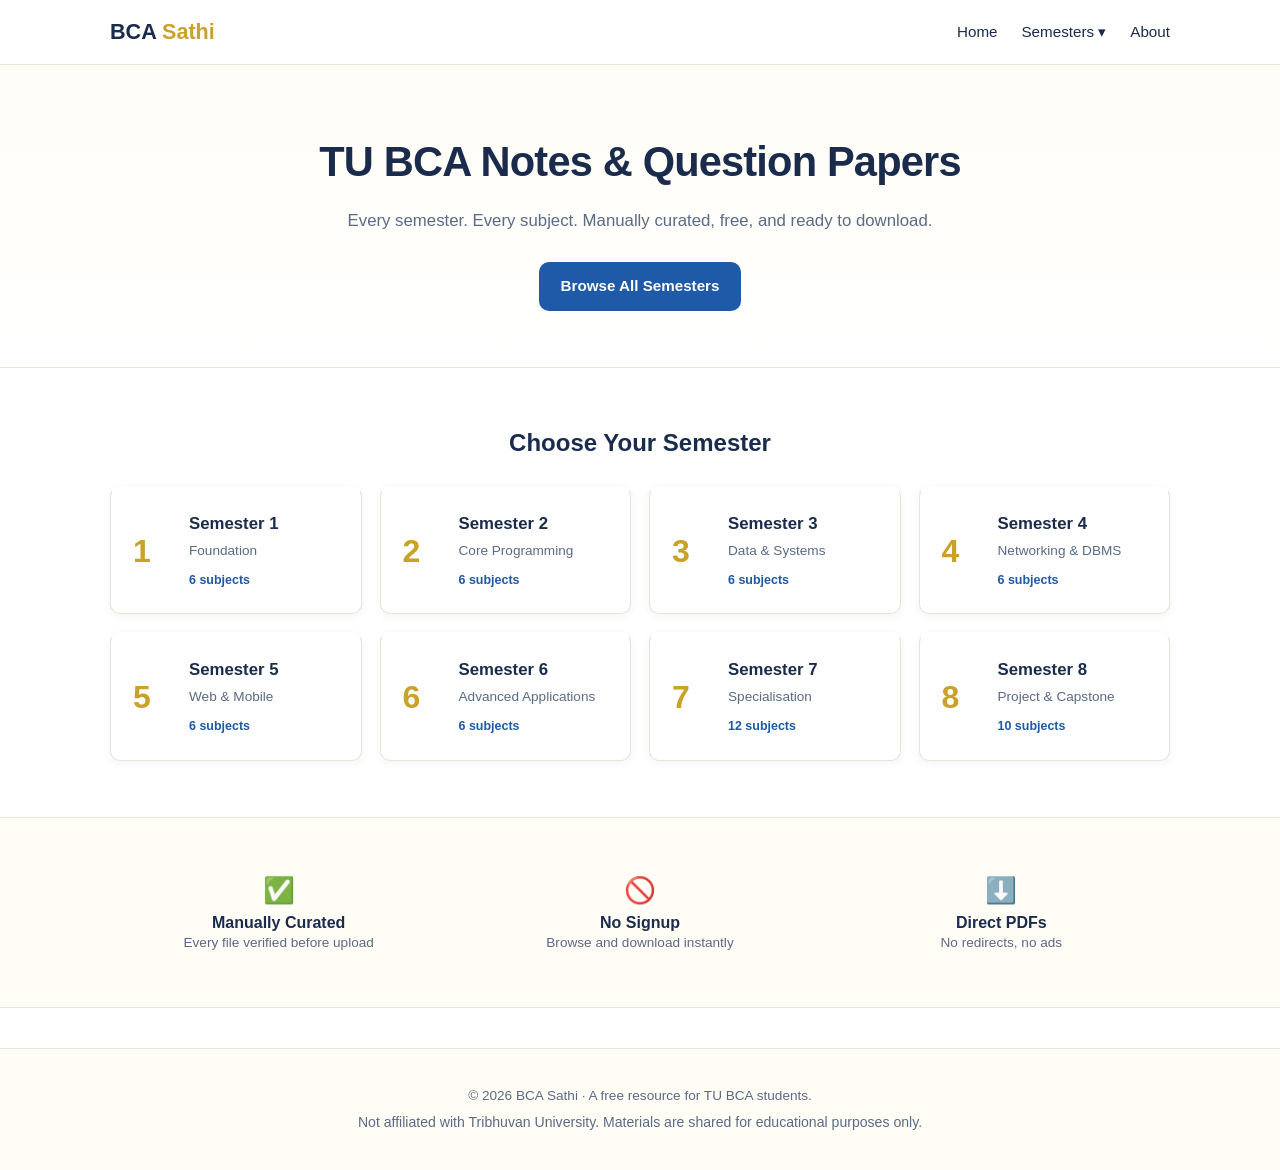
<file: index.html>
<!DOCTYPE html>
<html lang="en">
<head>
  <meta charset="UTF-8">
  <meta name="viewport" content="width=device-width, initial-scale=1.0">
  <title>BCA Sathi — TU BCA Notes & Question Papers</title>
  <meta name="description" content="Manually curated TU BCA notes, past question papers, and syllabus. Semester-wise. Free downloads. No signup.">
  <link rel="stylesheet" href="css/style.css">
</head>
<body data-page="home">

  <header class="site-header">
    <div class="container header-inner">
      <a href="index.html" class="logo">BCA <span>Sathi</span></a>
      <nav class="nav">
        <a href="index.html">Home</a>
        <div class="dropdown">
          <button class="dropbtn">Semesters ▾</button>
          <div class="dropdown-content" id="semesterDropdown"></div>
        </div>
        <a href="#about">About</a>
      </nav>
    </div>
  </header>

  <main>
    <section class="hero">
      <div class="container">
        <h1>TU BCA Notes & Question Papers</h1>
        <p class="subhead">Every semester. Every subject. Manually curated, free, and ready to download.</p>
        <a href="#semesters" class="btn btn-primary">Browse All Semesters</a>
      </div>
    </section>

    <section id="semesters" class="section">
      <div class="container">
        <h2>Choose Your Semester</h2>
        <div class="grid-semesters" id="semesterGrid"></div>
      </div>
    </section>

    <section id="about" class="section trust-strip">
      <div class="container">
        <div class="trust-row">
          <div class="trust-item">✅ <strong>Manually Curated</strong><span>Every file verified before upload</span></div>
          <div class="trust-item">🚫 <strong>No Signup</strong><span>Browse and download instantly</span></div>
          <div class="trust-item">⬇️ <strong>Direct PDFs</strong><span>No redirects, no ads</span></div>
        </div>
      </div>
    </section>
  </main>

  <footer class="site-footer">
    <div class="container">
      <p>© 2026 BCA Sathi · A free resource for TU BCA students.</p>
      <p class="muted">Not affiliated with Tribhuvan University. Materials are shared for educational purposes only.</p>
    </div>
  </footer>

  <script src="js/data.js"></script>
  <script src="js/app.js"></script>
</body>
</html>
</file>
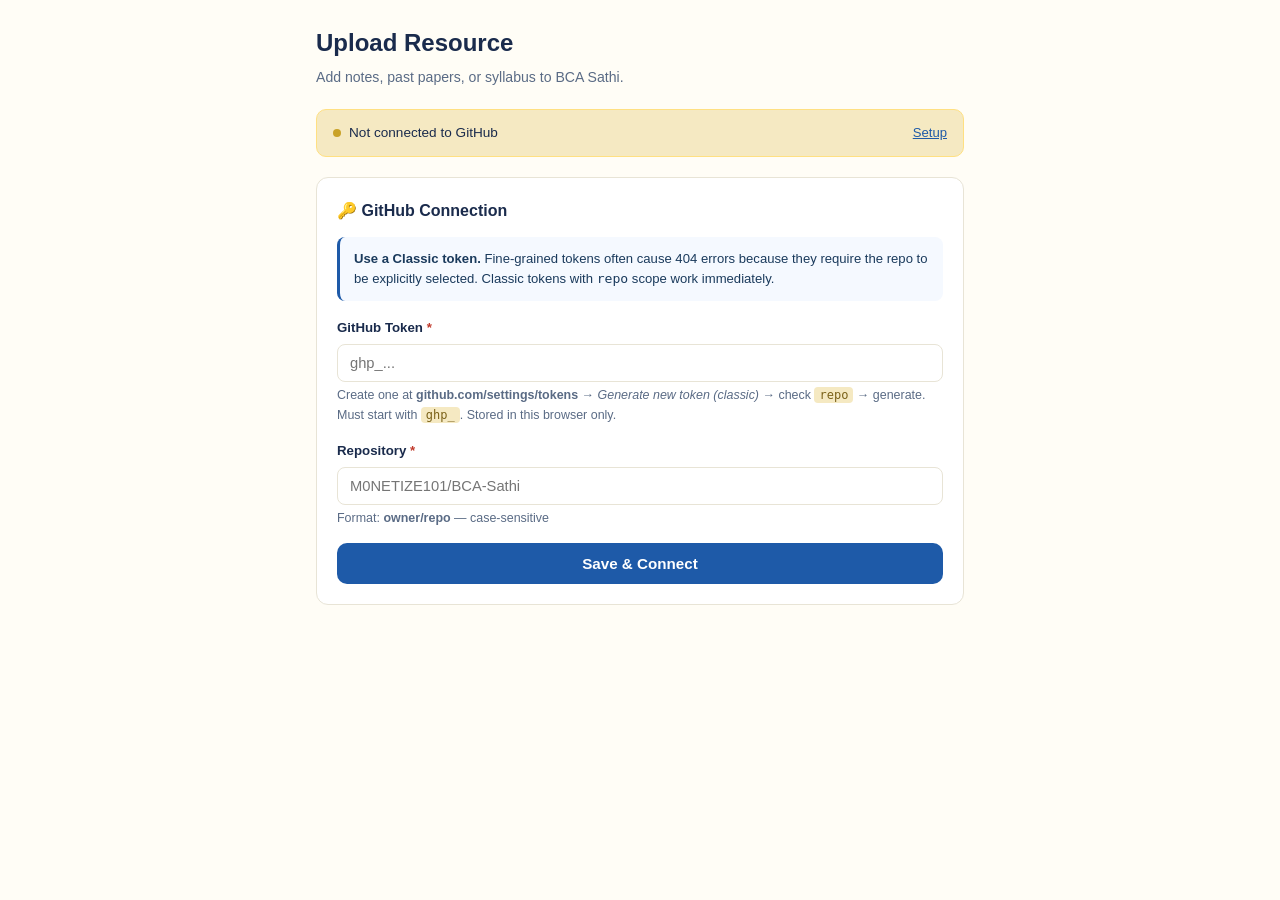
<file: admin.html>
<!DOCTYPE html>
<html lang="en">
<head>
  <meta charset="UTF-8">
  <meta name="viewport" content="width=device-width, initial-scale=1.0">
  <title>Admin — BCA Sathi</title>
  <link rel="stylesheet" href="css/style.css">
  <style>
    :root {
      --gold: #C9A227; --gold-soft: #F5E9C2;
      --blue: #1E5AA8; --blue-dark: #164078;
      --red: #c0392b; --red-soft: #fdecea;
      --green: #2e7d32; --green-soft: #e8f5e9;
      --border: #E8E4D6; --text: #1A2B4C; --muted: #5A6B85;
    }
    * { box-sizing: border-box; }
    body { background: #fffdf6; }
    .admin-wrap { max-width: 680px; margin: 0 auto; padding: 24px 16px 80px; }

    .conn-bar {
      display: flex; align-items: center; justify-content: space-between; gap: 12px;
      background: #fff; border: 1px solid var(--border); border-radius: 10px;
      padding: 12px 16px; margin-bottom: 20px; font-size: 0.85rem;
    }
    .conn-bar.ok { border-color: #c8e6c9; background: var(--green-soft); }
    .conn-bar.warn { border-color: #ffe082; background: var(--gold-soft); }
    .conn-bar.err { border-color: #f5b7b1; background: var(--red-soft); }
    .conn-info { display: flex; align-items: center; gap: 8px; }
    .conn-dot { width: 8px; height: 8px; border-radius: 50%; background: var(--muted); }
    .conn-bar.ok .conn-dot { background: var(--green); }
    .conn-bar.warn .conn-dot { background: var(--gold); }
    .conn-bar.err .conn-dot { background: var(--red); }
    .btn-link {
      background: none; border: none; color: var(--blue); font-size: 0.82rem;
      cursor: pointer; font-family: inherit; text-decoration: underline; padding: 0;
    }

    .card {
      background: #fff; border: 1px solid var(--border); border-radius: 12px;
      padding: 20px; margin-bottom: 16px;
    }
    .card h2 {
      font-size: 1rem; font-weight: 700; margin: 0 0 14px;
      color: var(--text); display: flex; align-items: center; gap: 8px;
    }
    .card h2 .step {
      display: inline-flex; align-items: center; justify-content: center;
      width: 22px; height: 22px; border-radius: 50%;
      background: var(--gold-soft); color: #7a6118;
      font-size: 0.72rem; font-weight: 700;
    }

    .field { margin-bottom: 14px; }
    .field:last-child { margin-bottom: 0; }
    .field label {
      display: block; font-size: 0.83rem; font-weight: 600;
      margin-bottom: 6px; color: var(--text);
    }
    .field label .req { color: var(--red); }
    .field input[type="text"],
    .field input[type="password"],
    .field input[type="number"],
    .field select {
      width: 100%; padding: 10px 12px; border: 1px solid var(--border);
      border-radius: 8px; font-family: inherit; font-size: 0.92rem;
      color: var(--text); background: #fff; transition: border-color 0.15s;
    }
    .field input:focus, .field select:focus {
      outline: none; border-color: var(--blue);
      box-shadow: 0 0 0 3px rgba(30, 90, 168, 0.12);
    }
    .field .hint { font-size: 0.78rem; color: var(--muted); margin-top: 4px; }
    .field .hint code {
      background: var(--gold-soft); padding: 1px 5px; border-radius: 4px;
      font-size: 0.75rem; color: #7a6118;
    }

    .notice {
      padding: 12px 14px; border-radius: 8px; font-size: 0.82rem;
      margin-bottom: 16px; line-height: 1.5;
    }
    .notice.info { background: #f5f9ff; border-left: 3px solid var(--blue); color: #1a3a5c; }
    .notice.warn { background: #fff8e1; border-left: 3px solid var(--gold); color: #5a4a18; }

    .type-cards {
      display: grid; grid-template-columns: repeat(3, 1fr);
      gap: 8px; margin-bottom: 16px;
    }
    .type-cards input { position: absolute; opacity: 0; pointer-events: none; }
    .type-card-inner {
      display: flex; flex-direction: column; align-items: center;
      gap: 3px; padding: 14px 8px; border: 2px solid var(--border);
      border-radius: 10px; cursor: pointer; background: #fff;
      transition: all 0.15s ease; text-align: center;
    }
    .type-card-inner:hover { border-color: var(--gold); }
    .type-cards input:checked + .type-card-inner {
      border-color: var(--gold); background: var(--gold-soft);
    }
    .type-icon { font-size: 1.4rem; line-height: 1; }
    .type-label { font-size: 0.83rem; font-weight: 700; color: var(--text); }
    .type-hint { font-size: 0.7rem; color: var(--muted); }

    .conditional { display: none; }
    .conditional.active { display: block; }

    .dropzone {
      border: 2px dashed var(--border); border-radius: 10px;
      padding: 24px; text-align: center; cursor: pointer;
      background: #fffdf6; transition: all 0.15s;
    }
    .dropzone:hover, .dropzone.dragover {
      border-color: var(--gold); background: var(--gold-soft);
    }
    .dropzone input[type="file"] { display: none; }
    .dropzone-icon { font-size: 1.8rem; margin-bottom: 6px; }
    .dropzone-text { font-size: 0.88rem; color: var(--text); font-weight: 600; }
    .dropzone-hint { font-size: 0.78rem; color: var(--muted); margin-top: 4px; }
    .file-info {
      display: none; margin-top: 12px; padding: 10px 12px;
      background: #f5f9ff; border: 1px solid #cfe0f5;
      border-radius: 8px; font-size: 0.85rem;
    }
    .file-info.active { display: block; }
    .file-info strong { color: var(--text); }
    .file-info.error { background: var(--red-soft); border-color: #f5b7b1; color: var(--red); }

    .submit-row { margin-top: 20px; }
    .btn-upload { width: 100%; padding: 14px 20px; font-size: 0.95rem; }
    .btn-upload:disabled { opacity: 0.5; cursor: not-allowed; }

    .toast {
      position: fixed; bottom: 20px; left: 50%; transform: translateX(-50%);
      background: var(--text); color: #fff; padding: 12px 20px;
      border-radius: 10px; font-size: 0.88rem; box-shadow: 0 6px 24px rgba(0,0,0,0.15);
      display: none; max-width: 90vw; z-index: 1000; white-space: pre-line;
    }
    .toast.active { display: block; }
    .toast.ok { background: var(--green); }
    .toast.error { background: var(--red); }
    .toast.info { background: var(--blue); }

    .result {
      display: none; background: var(--green-soft); border: 1px solid #c8e6c9;
      border-radius: 10px; padding: 16px; margin-top: 16px;
    }
    .result.active { display: block; }
    .result h3 { margin: 0 0 8px; font-size: 0.95rem; color: var(--green); }
    .result-links { display: flex; flex-wrap: wrap; gap: 10px; margin-top: 10px; }
    .result-links a {
      font-size: 0.82rem; padding: 6px 12px; border-radius: 6px;
      background: #fff; border: 1px solid #c8e6c9; color: var(--blue);
      text-decoration: none; font-weight: 600;
    }
    .result-links a:hover { background: var(--green-soft); }

    .diag {
      display: none; margin-top: 12px; padding: 12px;
      background: #fff8e1; border-left: 3px solid var(--gold);
      border-radius: 4px; font-size: 0.8rem; font-family: monospace;
      color: #5a4a18; white-space: pre-wrap; word-break: break-all;
    }
    .diag.active { display: block; }

    @media (max-width: 520px) {
      .type-cards { grid-template-columns: 1fr; }
      .type-card-inner { flex-direction: row; padding: 12px; gap: 10px; }
    }
  </style>
</head>
<body data-page="admin">

<main class="admin-wrap">
  <h1 style="font-size:1.5rem;font-weight:800;margin-bottom:4px;">Upload Resource</h1>
  <p class="muted" style="font-size:0.88rem;margin-bottom:20px;">
    Add notes, past papers, or syllabus to BCA Sathi.
  </p>

  <div class="conn-bar warn" id="connBar">
    <div class="conn-info">
      <span class="conn-dot"></span>
      <span id="connText">Not connected</span>
    </div>
    <button class="btn-link" id="changeConn">Setup</button>
  </div>

  <div class="card" id="setupCard" style="display:none;">
    <h2>🔑 GitHub Connection</h2>

    <div class="notice info">
      <strong>Use a Classic token.</strong> Fine-grained tokens often cause 404 errors because
      they require the repo to be explicitly selected. Classic tokens with <code>repo</code>
      scope work immediately.
    </div>

    <div class="field">
      <label>GitHub Token <span class="req">*</span></label>
      <input id="patInput" type="password" placeholder="ghp_...">
      <p class="hint">
        Create one at <strong>github.com/settings/tokens</strong> →
        <em>Generate new token (classic)</em> → check <code>repo</code> → generate.<br>
        Must start with <code>ghp_</code>. Stored in this browser only.
      </p>
    </div>
    <div class="field">
      <label>Repository <span class="req">*</span></label>
      <input id="repoInput" type="text" placeholder="M0NETIZE101/BCA-Sathi">
      <p class="hint">Format: <strong>owner/repo</strong> — case-sensitive</p>
    </div>
    <button class="btn btn-primary" id="saveConn" style="width:100%;">Save & Connect</button>
    <div class="diag" id="diagBox"></div>
  </div>

  <form id="uploadForm" style="display:none;">
    <div class="card">
      <h2><span class="step">1</span> Where does it belong?</h2>
      <div class="field">
        <label>Semester <span class="req">*</span></label>
        <select id="semSelect" required>
          <option value="">Choose semester…</option>
        </select>
      </div>
      <div class="field">
        <label>Subject <span class="req">*</span></label>
        <select id="subjSelect" required disabled>
          <option value="">Choose semester first…</option>
        </select>
        <p class="hint" id="subjHint"></p>
      </div>
      <div id="newSubjectFields" class="conditional">
        <div class="field">
          <label>New Subject Name <span class="req">*</span></label>
          <input id="newSubjName" type="text" placeholder="e.g. Object Oriented Programming in C++">
        </div>
        <div style="display:grid;grid-template-columns:1fr 1fr;gap:12px;">
          <div class="field">
            <label>Code <span class="req">*</span></label>
            <input id="newSubjCode" type="text" placeholder="BCA 107">
          </div>
          <div class="field">
            <label>Credits</label>
            <input id="newSubjCredits" type="number" min="1" max="6" placeholder="3">
          </div>
        </div>
      </div>
    </div>

    <div class="card">
      <h2><span class="step">2</span> What are you uploading?</h2>
      <div class="type-cards">
        <label>
          <input type="radio" name="type" value="papers">
          <span class="type-card-inner">
            <span class="type-icon">📝</span>
            <span class="type-label">Past Paper</span>
            <span class="type-hint">Year required</span>
          </span>
        </label>
        <label>
          <input type="radio" name="type" value="notes">
          <span class="type-card-inner">
            <span class="type-icon">📄</span>
            <span class="type-label">Notes</span>
            <span class="type-hint">Title required</span>
          </span>
        </label>
        <label>
          <input type="radio" name="type" value="syllabus">
          <span class="type-card-inner">
            <span class="type-icon">📚</span>
            <span class="type-label">Syllabus</span>
            <span class="type-hint">One per subject</span>
          </span>
        </label>
      </div>

      <div id="fieldYear" class="field conditional">
        <label>Exam Year (B.S.) <span class="req">*</span></label>
        <input id="yearInput" type="number" min="2070" max="2100" placeholder="e.g. 2082">
        <p class="hint">The year the exam was held (Nepali calendar).</p>
      </div>

      <div id="fieldTitle" class="field conditional">
        <label>Note Title <span class="req">*</span></label>
        <input id="titleInput" type="text" placeholder="e.g. Unit 1: Introduction to Computers">
      </div>

      <div id="fieldSyllabusWarn" class="conditional">
        <p class="hint" style="padding:10px;background:#fff8e1;border-left:3px solid var(--gold);border-radius:4px;">
          ⚠️ Replacing an existing syllabus for this subject will overwrite it.
        </p>
      </div>
    </div>

    <div class="card">
      <h2><span class="step">3</span> Select the PDF</h2>
      <div class="dropzone" id="dropzone">
        <input type="file" id="fileInput" accept="application/pdf">
        <div class="dropzone-icon">📄</div>
        <div class="dropzone-text">Click to choose a PDF, or drag it here</div>
        <div class="dropzone-hint">Max 20 MB · PDF only</div>
      </div>
      <div class="file-info" id="fileInfo"></div>
    </div>

    <div class="submit-row">
      <button type="submit" class="btn btn-primary btn-upload" id="submitBtn" disabled>
        Upload & Publish
      </button>
    </div>

    <div class="result" id="result">
      <h3>✅ Uploaded successfully</h3>
      <p class="muted" style="font-size:0.83rem;margin:0;">
        Cloudflare Pages will redeploy in about 1 minute.
      </p>
      <div class="result-links" id="resultLinks"></div>
    </div>
  </form>
</main>

<div class="toast" id="toast"></div>

<script>
// ============================================================
// BCA Sathi — Admin Panel (classic token edition)
// ============================================================
const $ = id => document.getElementById(id);
const state = {
  pat: localStorage.getItem("gh_pat") || "",
  repo: localStorage.getItem("gh_repo") || "",
  dataJson: null,
  dataSha: null,
  selectedFile: null,
};

let toastTimer;
function toast(msg, type = "ok") {
  const t = $("toast");
  t.textContent = msg;
  t.className = `toast active ${type}`;
  clearTimeout(toastTimer);
  toastTimer = setTimeout(() => t.className = "toast", 6000);
}

function diag(msg) {
  const box = $("diagBox");
  if (!box) return;
  if (!msg) { box.classList.remove("active"); box.textContent = ""; return; }
  box.classList.add("active");
  box.textContent = msg;
}

function b64DecodeUnicode(str) {
  const clean = String(str).replace(/\s/g, "");
  const bytes = Uint8Array.from(atob(clean), c => c.charCodeAt(0));
  return new TextDecoder("utf-8").decode(bytes);
}
function b64EncodeUnicode(str) {
  const bytes = new TextEncoder().encode(str);
  let binary = "";
  for (let i = 0; i < bytes.byteLength; i++) binary += String.fromCharCode(bytes[i]);
  return btoa(binary);
}

function safeJsonParse(text, label) {
  try {
    return JSON.parse(text);
  } catch (e) {
    const preview = String(text).slice(0, 200).replace(/\n/g, " ");
    console.error(`[PARSE FAIL] ${label}:`, preview);
    throw new Error(`${label} is not valid JSON. Preview: ${preview}`);
  }
}

async function gh(path, opts = {}) {
  const url = `https://api.github.com/repos/${state.repo}/${path}`;
  let res;
  try {
    res = await fetch(url, {
      ...opts,
      headers: {
        "Authorization": `Bearer ${state.pat}`,
        "Accept": "application/vnd.github+json",
        "X-GitHub-Api-Version": "2022-11-28",
        ...(opts.headers || {}),
      },
    });
  } catch (netErr) {
    throw new Error(`Network error reaching GitHub. Check your connection. (${netErr.message})`);
  }
  console.log(`[GH] ${opts.method || "GET"} ${path} → ${res.status} ${res.statusText}`);
  res._safeText = async () => {
    try { return await res.clone().text(); } catch { return "(unreadable)"; }
  };
  return res;
}

async function fetchDataJson() {
  const res = await gh("contents/data.json");

  if (res.status === 401) {
    throw new Error("Token is invalid or expired (401). Generate a new classic token with 'repo' scope.");
  }
  if (res.status === 403) {
    const body = await res._safeText();
    throw new Error(`Token lacks permission (403). A classic token needs the 'repo' scope checked. GitHub said: ${body.slice(0, 120)}`);
  }
  if (res.status === 404) {
    throw new Error(`404 Not Found. Most common causes:\n• Repo name is wrong (must be exactly M0NETIZE101/BCA-Sathi)\n• Token is fine-grained and doesn't have this repo selected — switch to a classic token with 'repo' scope\n• data.json is not in the repo root`);
  }
  if (!res.ok) {
    const body = await res._safeText();
    throw new Error(`GitHub returned ${res.status}: ${body.slice(0, 200)}`);
  }

  const json = await res.json().catch(async () => {
    const body = await res._safeText();
    throw new Error(`GitHub sent non-JSON response: ${body.slice(0, 200)}`);
  });

  if (!json || !json.content) {
    throw new Error("GitHub response is missing file content. data.json may be empty or corrupted.");
  }

  const text = b64DecodeUnicode(json.content);
  const parsed = safeJsonParse(text, "data.json");

  if (!parsed || !Array.isArray(parsed.semesters)) {
    throw new Error("data.json has an invalid structure (missing 'semesters' array).");
  }

  state.dataJson = parsed;
  state.dataSha = json.sha;
  return parsed;
}

async function putFile(path, base64Content, message) {
  let sha = null;
  const check = await gh(`contents/${path}`);
  if (check.ok) {
    const existing = await check.json().catch(() => null);
    if (existing && existing.sha) sha = existing.sha;
  } else if (check.status !== 404) {
    const body = await check._safeText();
    throw new Error(`Could not check existing ${path} (${check.status}): ${body.slice(0, 150)}`);
  }

  const body = { message, content: base64Content, branch: "main" };
  if (sha) body.sha = sha;

  const res = await gh(`contents/${path}`, {
    method: "PUT",
    body: JSON.stringify(body),
  });

  if (!res.ok) {
    const errText = await res._safeText();
    throw new Error(`Failed to upload ${path} (${res.status}): ${errText.slice(0, 200)}`);
  }
  return res.json().catch(() => ({}));
}

async function putDataJson(obj, message) {
  const content = b64EncodeUnicode(JSON.stringify(obj, null, 2));
  const body = { message, content, branch: "main", sha: state.dataSha };

  const res = await gh(`contents/data.json`, {
    method: "PUT",
    body: JSON.stringify(body),
  });

  if (!res.ok) {
    const errText = await res._safeText();
    throw new Error(`Failed to update data.json (${res.status}): ${errText.slice(0, 200)}`);
  }
  return res.json().catch(() => ({}));
}

function refreshConnUI() {
  const bar = $("connBar");
  const text = $("connText");
  if (state.pat && state.repo) {
    bar.className = "conn-bar ok";
    text.textContent = `Connected to ${state.repo}`;
    $("setupCard").style.display = "none";
    $("uploadForm").style.display = "block";
    $("changeConn").textContent = "Change";
    loadDataAndPopulate();
  } else {
    bar.className = "conn-bar warn";
    text.textContent = "Not connected to GitHub";
    $("setupCard").style.display = "block";
    $("uploadForm").style.display = "none";
    $("changeConn").textContent = "Setup";
  }
}

$("changeConn").onclick = () => {
  $("setupCard").style.display = "block";
  $("patInput").value = "";
  $("repoInput").value = state.repo || "M0NETIZE101/BCA-Sathi";
  diag("");
  $("patInput").focus();
};

$("saveConn").onclick = async () => {
  const pat = $("patInput").value.trim();
  const repo = $("repoInput").value.trim();

  diag("");

  if (!pat) return toast("Enter a GitHub token", "error");

  if (pat.startsWith("github_pat_")) {
    const msg = "You pasted a fine-grained token (github_pat_...). These cause 404 errors unless the repo is explicitly selected on the token. Create a Classic token instead: github.com/settings/tokens → Generate new token (classic) → check 'repo' → generate.";
    diag(`❌ ${msg}`);
    return toast(msg, "error");
  }
  if (!pat.startsWith("ghp_")) {
    const msg = "Token must start with ghp_. Classic tokens always start with ghp_.";
    diag(`❌ ${msg}`);
    return toast(msg, "error");
  }
  if (!repo || !repo.includes("/") || repo.split("/").length !== 2) {
    const msg = "Repo must be exactly owner/repo (one slash), e.g. M0NETIZE101/BCA-Sathi";
    diag(`❌ ${msg}`);
    return toast(msg, "error");
  }

  state.pat = pat;
  state.repo = repo;

  const saveBtn = $("saveConn");
  saveBtn.disabled = true;
  saveBtn.textContent = "Connecting…";

  try {
    await fetchDataJson();
    localStorage.setItem("gh_pat", pat);
    localStorage.setItem("gh_repo", repo);
    refreshConnUI();
    toast(`Connected to ${repo}`, "ok");
  } catch (err) {
    console.error("[CONNECT FAIL]", err);
    const msg = err.message || "Unknown error";
    diag(`❌ ${msg}`);
    toast(`Connection failed:\n${msg}`, "error");
    state.pat = "";
    state.repo = "";
    localStorage.removeItem("gh_pat");
    localStorage.removeItem("gh_repo");
  } finally {
    saveBtn.disabled = false;
    saveBtn.textContent = "Save & Connect";
  }
};

async function loadDataAndPopulate() {
  try {
    await fetchDataJson();
  } catch (err) {
    toast(`Could not load data.json:\n${err.message}`, "error");
    return;
  }

  const semSel = $("semSelect");
  semSel.innerHTML = `<option value="">Choose semester…</option>`;

  state.dataJson.semesters
    .slice().sort((a, b) => a.id - b.id)
    .forEach(s => {
      const o = document.createElement("option");
      o.value = s.id;
      const count = (s.subjects || []).length;
      o.textContent = `Semester ${s.id} — ${count} subjects`;
      semSel.appendChild(o);
    });
}

function slugify(str) {
  return String(str).toLowerCase()
    .replace(/[^a-z0-9]+/g, "-")
    .replace(/^-+|-+$/g, "");
}

$("semSelect").onchange = () => {
  const semId = +$("semSelect").value;
  const subjSel = $("subjSelect");
  const newFields = $("newSubjectFields");

  if (!semId) {
    subjSel.innerHTML = `<option value="">Choose semester first…</option>`;
    subjSel.disabled = true;
    newFields.classList.remove("active");
    updateSubmitState();
    return;
  }

  const sem = state.dataJson.semesters.find(s => s.id === semId);
  subjSel.disabled = false;
  subjSel.innerHTML = `<option value="">Choose subject…</option>`;

  (sem.subjects || []).forEach(sub => {
    const o = document.createElement("option");
    o.value = sub.id;
    const label = sub.code ? `${sub.code} — ${sub.name}` : sub.name;
    o.textContent = label;
    subjSel.appendChild(o);
  });

  const o = document.createElement("option");
  o.value = "__new__";
  o.textContent = "➕ Add new subject…";
  subjSel.appendChild(o);

  newFields.classList.remove("active");
  updateSubmitState();
};

$("subjSelect").onchange = () => {
  const val = $("subjSelect").value;
  const newFields = $("newSubjectFields");
  if (val === "__new__") {
    newFields.classList.add("active");
    $("subjHint").textContent = "Fill in the new subject details below.";
  } else {
    newFields.classList.remove("active");
    $("subjHint").textContent = "";
  }
  updateSubmitState();
};

document.querySelectorAll('input[name="type"]').forEach(r => {
  r.onchange = () => {
    const type = r.value;
    $("fieldYear").classList.toggle("active", type === "papers");
    $("fieldTitle").classList.toggle("active", type === "notes");
    $("fieldSyllabusWarn").classList.toggle("active", type === "syllabus");
    if (type !== "papers") $("yearInput").value = "";
    if (type !== "notes") $("titleInput").value = "";
    updateSubmitState();
  };
});

const dropzone = $("dropzone");
const fileInput = $("fileInput");
const fileInfo = $("fileInfo");

dropzone.onclick = () => fileInput.click();
dropzone.ondragover = (e) => { e.preventDefault(); dropzone.classList.add("dragover"); };
dropzone.ondragleave = () => dropzone.classList.remove("dragover");
dropzone.ondrop = (e) => {
  e.preventDefault();
  dropzone.classList.remove("dragover");
  if (e.dataTransfer.files.length) handleFile(e.dataTransfer.files[0]);
};
fileInput.onchange = () => {
  if (fileInput.files.length) handleFile(fileInput.files[0]);
};

function handleFile(file) {
  fileInfo.className = "file-info";
  if (file.type !== "application/pdf") {
    fileInfo.classList.add("active", "error");
    fileInfo.textContent = "❌ Not a PDF file. Please choose a .pdf file.";
    state.selectedFile = null;
    updateSubmitState();
    return;
  }
  if (file.size > 20 * 1024 * 1024) {
    fileInfo.classList.add("active", "error");
    fileInfo.textContent = `❌ File too large (${(file.size/1024/1024).toFixed(1)} MB). Max is 20 MB.`;
    state.selectedFile = null;
    updateSubmitState();
    return;
  }
  state.selectedFile = file;
  fileInfo.classList.add("active");
  fileInfo.innerHTML = `<strong>${file.name}</strong> · ${(file.size/1024/1024).toFixed(2)} MB — ready`;
  updateSubmitState();
}

function updateSubmitState() {
  const btn = $("submitBtn");
  const semOk = !!$("semSelect").value;
  const subjVal = $("subjSelect").value;
  let subjOk = false;
  if (subjVal === "__new__") {
    subjOk = !!($("newSubjName").value.trim() && $("newSubjCode").value.trim());
  } else if (subjVal) {
    subjOk = true;
  }
  const type = document.querySelector('input[name="type"]:checked')?.value;
  let typeOk = false;
  if (type === "papers") typeOk = !!$("yearInput").value;
  else if (type === "notes") typeOk = !!$("titleInput").value.trim();
  else if (type === "syllabus") typeOk = true;

  btn.disabled = !(semOk && subjOk && typeOk && !!state.selectedFile);
}

["yearInput", "titleInput", "newSubjName", "newSubjCode"].forEach(id => {
  $(id).addEventListener("input", updateSubmitState);
});

$("uploadForm").onsubmit = async (e) => {
  e.preventDefault();
  const btn = $("submitBtn");
  btn.disabled = true;
  btn.textContent = "Uploading…";
  $("result").classList.remove("active");

  try {
    const semId = +$("semSelect").value;
    const subjVal = $("subjSelect").value;
    const type = document.querySelector('input[name="type"]:checked').value;
    const file = state.selectedFile;

    let subjectId, isNewSubject = false, newSubjectData = null;

    if (subjVal === "__new__") {
      isNewSubject = true;
      const code = $("newSubjCode").value.trim();
      subjectId = slugify(code);
      newSubjectData = {
        id: subjectId,
        name: $("newSubjName").value.trim(),
        code,
        credits: +($("newSubjCredits").value || 3),
        syllabus: null,
        notes: [],
        papers: [],
      };
    } else {
      subjectId = subjVal;
    }

    let filename;
    if (type === "papers") {
      filename = `${$("yearInput").value}.pdf`;
    } else if (type === "syllabus") {
      filename = `syllabus.pdf`;
    } else {
      const base = file.name.replace(/\.pdf$/i, "");
      const slug = slugify(base) || "notes";
      const ts = Math.floor(Date.now() / 1000).toString(36).slice(-4);
      filename = `${slug}-${ts}.pdf`;
    }
    const pdfPath = `pdfs/sem${semId}/${subjectId}/${filename}`;

    toast("Uploading PDF…", "info");
    const pdfB64 = await fileToBase64(file);
    await putFile(pdfPath, pdfB64, `Add ${filename} to ${subjectId}`);

    toast("Updating manifest…", "info");
    await fetchDataJson();

    const data = state.dataJson;
    const sem = data.semesters.find(s => s.id === semId);
    if (!sem) throw new Error(`Semester ${semId} missing in data.json`);

    if (isNewSubject) sem.subjects.push(newSubjectData);

    const subj = sem.subjects.find(s => s.id === subjectId);
    if (!subj) throw new Error(`Subject ${subjectId} missing in data.json`);

    const sizeMB = +(file.size / (1024 * 1024)).toFixed(1);

    if (type === "papers") {
      const year = +$("yearInput").value;
      subj.papers = (subj.papers || []).filter(p => p.year !== year);
      subj.papers.push({ year, file: pdfPath, sizeMB });
      subj.papers.sort((a, b) => b.year - a.year);
    } else if (type === "notes") {
      subj.notes = subj.notes || [];
      subj.notes.push({ title: $("titleInput").value.trim(), file: pdfPath, sizeMB });
    } else {
      subj.syllabus = { file: pdfPath, sizeMB };
    }

    await putDataJson(data, `Update manifest: ${filename}`);

    const viewUrl = `subject.html?sem=${semId}&sub=${subjectId}#${type === "papers" ? "papers" : type === "notes" ? "notes" : "syllabus"}`;
    $("resultLinks").innerHTML = `
      <a href="${viewUrl}" target="_blank">View on site →</a>
      <a href="https://github.com/${state.repo}/blob/main/${pdfPath}" target="_blank">View on GitHub</a>
    `;
    $("result").classList.add("active");
    toast("✅ Uploaded successfully", "ok");

    state.selectedFile = null;
    fileInput.value = "";
    fileInfo.className = "file-info";
    fileInfo.textContent = "";
    $("titleInput").value = "";
    $("yearInput").value = "";

    if (!isNewSubject) {
      await loadDataAndPopulate();
      $("semSelect").value = semId;
      $("semSelect").dispatchEvent(new Event("change"));
      $("subjSelect").value = subjVal;
      $("subjSelect").dispatchEvent(new Event("change"));
    }

    btn.textContent = "Upload & Publish";
    updateSubmitState();

  } catch (err) {
    console.error("[UPLOAD FAIL]", err);
    toast(`❌ ${err.message}`, "error");
    btn.textContent = "Upload & Publish";
    btn.disabled = false;
  }
};

function fileToBase64(file) {
  return new Promise((resolve, reject) => {
    const reader = new FileReader();
    reader.onload = () => resolve(reader.result.split(",")[1]);
    reader.onerror = () => reject(new Error("Could not read file"));
    reader.readAsDataURL(file);
  });
}

refreshConnUI();
</script>
</body>
</html>
</file>
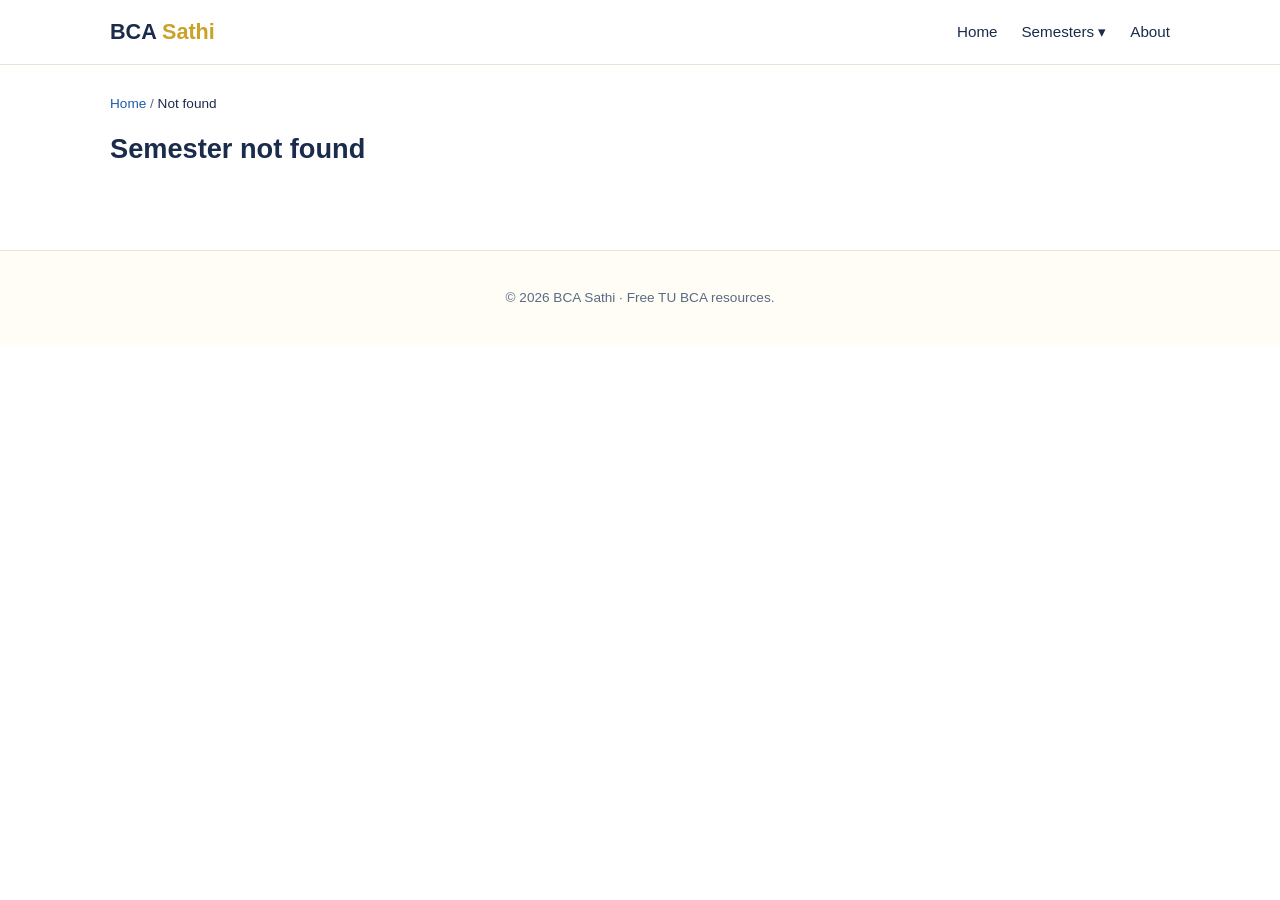
<file: semester.html>
<!DOCTYPE html>
<html lang="en">
<head>
  <meta charset="UTF-8">
  <meta name="viewport" content="width=device-width, initial-scale=1.0">
  <title>Semester — BCA Sathi</title>
  <link rel="stylesheet" href="css/style.css">
</head>
<body data-page="semester">

  <header class="site-header">
    <div class="container header-inner">
      <a href="index.html" class="logo">BCA <span>Sathi</span></a>
      <nav class="nav">
        <a href="index.html">Home</a>
        <div class="dropdown">
          <button class="dropbtn">Semesters ▾</button>
          <div class="dropdown-content" id="semesterDropdown"></div>
        </div>
        <a href="index.html#about">About</a>
      </nav>
    </div>
  </header>

  <main class="container">
    <p class="breadcrumb"><a href="index.html">Home</a> / <span id="bcSem">Semester</span></p>
    <h1 id="semTitle">Semester</h1>
    <div class="grid-subjects" id="subjectGrid"></div>
  </main>

  <footer class="site-footer">
    <div class="container">
      <p>© 2026 BCA Sathi · Free TU BCA resources.</p>
    </div>
  </footer>

  <script src="js/data.js"></script>
  <script src="js/app.js"></script>
</body>
</html>
</file>
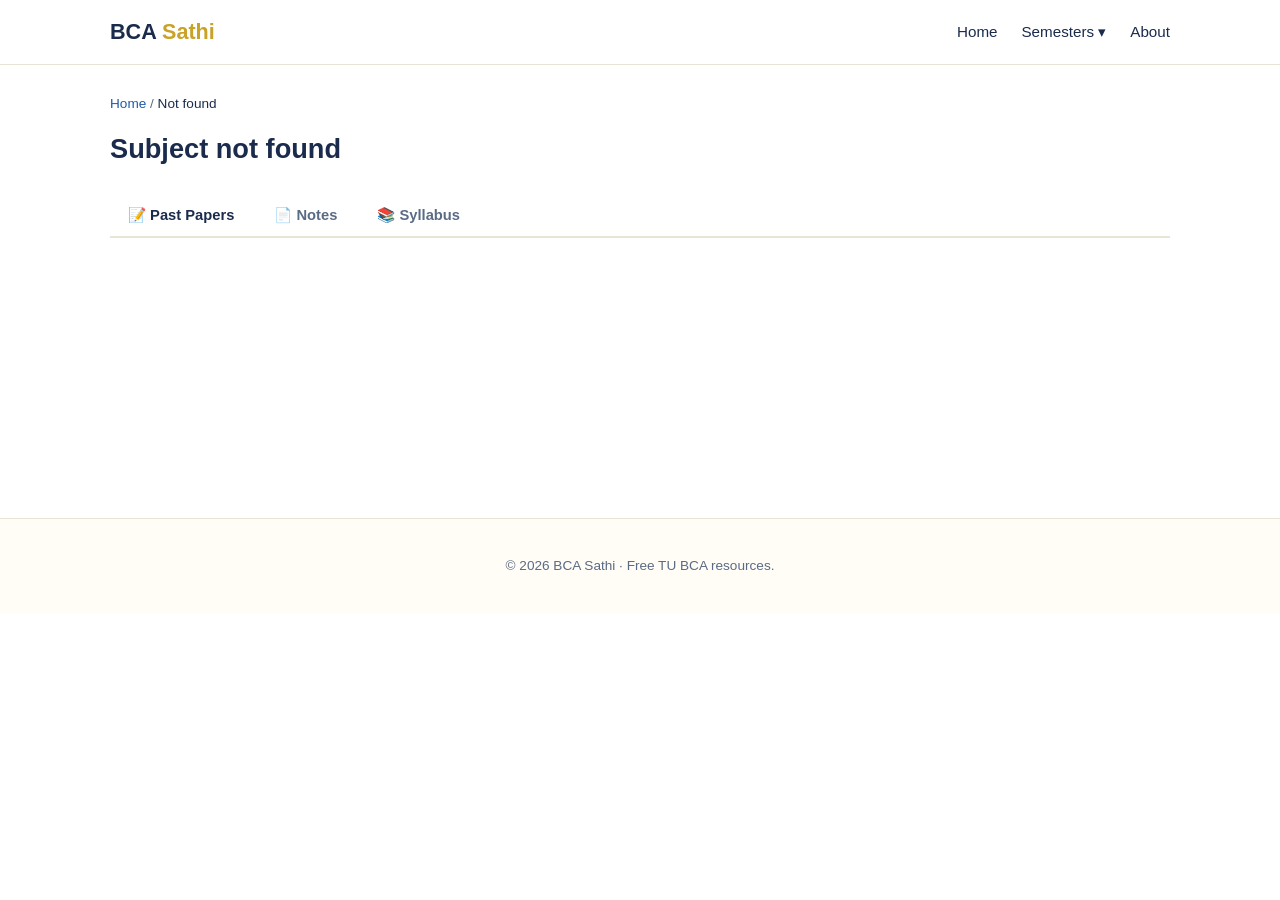
<file: subject.html>
<!DOCTYPE html>
<html lang="en">
<head>
  <meta charset="UTF-8">
  <meta name="viewport" content="width=device-width, initial-scale=1.0">
  <title>Subject — BCA Sathi</title>
  <link rel="stylesheet" href="css/style.css">
</head>
<body data-page="subject">

  <header class="site-header">
    <div class="container header-inner">
      <a href="index.html" class="logo">BCA <span>Sathi</span></a>
      <nav class="nav">
        <a href="index.html">Home</a>
        <div class="dropdown">
          <button class="dropbtn">Semesters ▾</button>
          <div class="dropdown-content" id="semesterDropdown"></div>
        </div>
        <a href="index.html#about">About</a>
      </nav>
    </div>
  </header>

  <main class="container">
    <p class="breadcrumb" id="bcSubject"></p>
    <h1 id="subjTitle">Subject</h1>
    <p class="muted" id="subjCode"></p>

    <div class="tabs" id="tabs">
      <button class="tab active" data-tab="papers">📝 Past Papers</button>
      <button class="tab" data-tab="notes">📄 Notes</button>
      <button class="tab" data-tab="syllabus">📚 Syllabus</button>
    </div>

    <div id="tabContent" class="tab-content"></div>
  </main>

  <footer class="site-footer">
    <div class="container">
      <p>© 2026 BCA Sathi · Free TU BCA resources.</p>
    </div>
  </footer>

  <script src="js/data.js"></script>
  <script src="js/app.js"></script>
</body>
</html>
</file>
<file: css/style.css>
/* ============================================================
   BCA Sathi — gold/white/navy theme
============================================================ */
:root {
  --bg: #ffffff;
  --bg-soft: #FFFDF6;
  --text: #1A2B4C;
  --text-muted: #5A6B85;
  --gold: #C9A227;
  --gold-soft: #F5E9C2;
  --blue: #1E5AA8;
  --blue-dark: #164078;
  --border: #E8E4D6;
  --radius: 10px;
  --shadow: 0 2px 8px rgba(26, 43, 76, 0.06);
  --shadow-hover: 0 6px 20px rgba(26, 43, 76, 0.12);
}

* { box-sizing: border-box; margin: 0; padding: 0; }

html {
  scroll-behavior: smooth;
  -webkit-text-size-adjust: 100%;
  height: auto;
  min-height: 100%;
  overflow-y: auto;
  overflow-x: hidden;
}

body {
  font-family: -apple-system, BlinkMacSystemFont, "Segoe UI", Roboto, Helvetica, Arial, sans-serif;
  color: var(--text);
  background: var(--bg);
  line-height: 1.6;
  -webkit-font-smoothing: antialiased;
  height: auto;
  min-height: 100vh;
  overflow-x: hidden;
  overflow-y: auto;
}

a { color: var(--blue); text-decoration: none; }
a:hover { text-decoration: underline; }

.container {
  max-width: 1100px;
  margin: 0 auto;
  padding: 0 20px;
}

/* ===== Header ===== */
.site-header {
  background: #fff;
  border-bottom: 1px solid var(--border);
  position: sticky;
  top: 0;
  z-index: 100;
}
.header-inner {
  display: flex;
  align-items: center;
  justify-content: space-between;
  height: 64px;
}
.logo {
  font-size: 1.35rem;
  font-weight: 700;
  color: var(--text);
}
.logo span { color: var(--gold); }

.nav {
  display: flex;
  align-items: center;
  gap: 24px;
}
.nav > a, .dropbtn {
  color: var(--text);
  font-size: 0.95rem;
  font-weight: 500;
  background: none;
  border: none;
  cursor: pointer;
  padding: 8px 0;
  font-family: inherit;
}
.nav > a:hover, .dropbtn:hover {
  color: var(--blue);
  text-decoration: none;
}

/* ===== Dropdown ===== */
.dropdown { position: relative; }
.dropdown-content {
  display: none;
  position: absolute;
  top: 100%;
  right: 0;
  background: #fff;
  border: 1px solid var(--border);
  border-radius: var(--radius);
  box-shadow: var(--shadow-hover);
  min-width: 180px;
  padding: 6px 0;
  max-height: 70vh;
  overflow-y: auto;
}
.dropdown:hover .dropdown-content,
.dropdown:focus-within .dropdown-content { display: block; }
.dropdown-content a {
  display: block;
  padding: 8px 16px;
  color: var(--text);
  font-size: 0.9rem;
}
.dropdown-content a:hover {
  background: var(--gold-soft);
  text-decoration: none;
}

/* ===== Hero ===== */
.hero {
  background: linear-gradient(180deg, var(--bg-soft) 0%, #fff 100%);
  padding: 64px 0 56px;
  text-align: center;
  border-bottom: 1px solid var(--border);
}
.hero h1 {
  font-size: clamp(1.8rem, 4vw, 2.6rem);
  font-weight: 800;
  letter-spacing: -0.02em;
  margin-bottom: 12px;
}
.hero .subhead {
  color: var(--text-muted);
  font-size: 1.05rem;
  margin-bottom: 28px;
  max-width: 620px;
  margin-left: auto;
  margin-right: auto;
}

/* ===== Buttons ===== */
.btn {
  display: inline-block;
  padding: 12px 22px;
  border-radius: var(--radius);
  font-weight: 600;
  font-size: 0.95rem;
  cursor: pointer;
  border: none;
  transition: all 0.15s ease;
  text-decoration: none;
}
.btn-primary {
  background: var(--blue);
  color: #fff;
}
.btn-primary:hover {
  background: var(--blue-dark);
  text-decoration: none;
  transform: translateY(-1px);
}
.btn-sm {
  padding: 7px 14px;
  font-size: 0.85rem;
  background: var(--blue);
  color: #fff;
}
.btn-sm:hover { background: var(--blue-dark); text-decoration: none; }

/* ===== Sections ===== */
.section { padding: 56px 0; }
.section h2 {
  font-size: 1.5rem;
  font-weight: 700;
  margin-bottom: 24px;
  text-align: center;
}

/* ===== Semester grid (home) ===== */
.grid-semesters {
  display: grid;
  grid-template-columns: repeat(auto-fill, minmax(220px, 1fr));
  gap: 18px;
}
.sem-card {
  display: flex;
  align-items: center;
  gap: 16px;
  padding: 22px;
  background: #fff;
  border: 1px solid var(--border);
  border-radius: var(--radius);
  box-shadow: var(--shadow);
  color: var(--text);
  transition: all 0.18s ease;
  border-top: 3px solid transparent;
}
.sem-card:hover {
  box-shadow: var(--shadow-hover);
  transform: translateY(-3px);
  border-top-color: var(--gold);
  text-decoration: none;
}
.sem-number {
  font-size: 2rem;
  font-weight: 800;
  color: var(--gold);
  line-height: 1;
  min-width: 40px;
}
.sem-info h3 { font-size: 1.05rem; font-weight: 700; margin-bottom: 2px; }
.sem-info p { font-size: 0.85rem; color: var(--text-muted); margin-bottom: 4px; }
.sem-count { font-size: 0.78rem; color: var(--blue); font-weight: 600; }

/* ===== Trust strip ===== */
.trust-strip {
  background: var(--bg-soft);
  border-top: 1px solid var(--border);
  border-bottom: 1px solid var(--border);
}
.trust-row {
  display: grid;
  grid-template-columns: repeat(auto-fit, minmax(220px, 1fr));
  gap: 24px;
  text-align: center;
}
.trust-item { font-size: 1.6rem; line-height: 1.3; }
.trust-item strong { display: block; font-size: 1rem; margin-top: 6px; color: var(--text); }
.trust-item span { display: block; font-size: 0.85rem; color: var(--text-muted); font-weight: 400; }

/* ===== Breadcrumb ===== */
.breadcrumb {
  font-size: 0.85rem;
  color: var(--text-muted);
  margin: 28px 0 12px;
}
.breadcrumb a { color: var(--blue); }
.breadcrumb span { color: var(--text); font-weight: 500; }

/* ===== Semester page ===== */
main.container {
  overflow: visible;
  height: auto;
}
main.container h1 { font-size: 1.7rem; font-weight: 800; margin-bottom: 20px; }

.grid-subjects {
  display: grid;
  grid-template-columns: repeat(auto-fill, minmax(300px, 1fr));
  gap: 18px;
  margin-bottom: 60px;
}
.subject-card {
  background: #fff;
  border: 1px solid var(--border);
  border-radius: var(--radius);
  padding: 20px;
  box-shadow: var(--shadow);
}
.subj-head {
  display: flex;
  justify-content: space-between;
  align-items: start;
  gap: 10px;
  margin-bottom: 14px;
}
.subj-head h3 { font-size: 1.05rem; font-weight: 700; }
.subj-code {
  font-size: 0.72rem;
  font-weight: 600;
  background: var(--gold-soft);
  color: #7a6118;
  padding: 3px 8px;
  border-radius: 999px;
  white-space: nowrap;
}
.subj-links { display: flex; flex-wrap: wrap; gap: 8px; }
.chip {
  font-size: 0.82rem;
  padding: 6px 12px;
  border-radius: 999px;
  border: 1px solid var(--border);
  color: var(--text);
  background: #fff;
  font-weight: 500;
}
.chip:hover { border-color: var(--gold); background: var(--gold-soft); text-decoration: none; }
.chip-papers { border-color: #cfe0f5; background: #f2f7fd; }
.chip-notes { border-color: #e4d9b5; background: #fbf7ea; }

/* ===== Subject page tabs ===== */
.tabs {
  display: flex;
  gap: 4px;
  border-bottom: 2px solid var(--border);
  margin: 24px 0 20px;
  overflow-x: auto;
}
.tab {
  background: none;
  border: none;
  padding: 12px 18px;
  font-family: inherit;
  font-size: 0.92rem;
  font-weight: 600;
  color: var(--text-muted);
  cursor: pointer;
  border-bottom: 2px solid transparent;
  margin-bottom: -2px;
  white-space: nowrap;
}
.tab:hover { color: var(--text); }
.tab.active { color: var(--text); border-bottom-color: var(--gold); }

/* ===== Tab content ===== */
.tab-content {
  margin-bottom: 60px;
  overflow: visible;
  max-height: none;
  height: auto;
  min-height: 200px;
}
.resource-row {
  display: flex;
  justify-content: space-between;
  align-items: center;
  padding: 16px 18px;
  border: 1px solid var(--border);
  border-radius: var(--radius);
  margin-bottom: 10px;
  background: #fff;
  gap: 12px;
  flex-wrap: wrap;
}
.resource-row:last-child { margin-bottom: 0; }
.row-actions { display: flex; align-items: center; gap: 14px; }

.muted { color: var(--text-muted); font-size: 0.88rem; }
.empty {
  padding: 32px;
  text-align: center;
  color: var(--text-muted);
  background: var(--bg-soft);
  border: 1px dashed var(--border);
  border-radius: var(--radius);
}

/* ===== Footer ===== */
.site-footer {
  background: var(--bg-soft);
  border-top: 1px solid var(--border);
  padding: 32px 0;
  text-align: center;
  font-size: 0.85rem;
  color: var(--text-muted);
  margin-top: 40px;
}
.site-footer p { margin: 4px 0; }

/* ============================================================
   Structured syllabus rendering
   ============================================================ */
.syllabus-card {
  background: #fff;
  border: 1px solid var(--border);
  border-radius: var(--radius);
  padding: 22px;
  margin-bottom: 20px;
  box-shadow: var(--shadow);
}
.syllabus-meta {
  display: flex;
  flex-wrap: wrap;
  gap: 8px;
  align-items: center;
  margin-bottom: 12px;
}
.syllabus-code {
  font-size: 0.75rem;
  font-weight: 700;
  background: var(--gold-soft);
  color: #7a6118;
  padding: 3px 10px;
  border-radius: 999px;
  letter-spacing: 0.02em;
}
.syllabus-badge {
  font-size: 0.72rem;
  font-weight: 600;
  color: var(--blue);
  background: #f2f7fd;
  border: 1px solid #cfe0f5;
  padding: 3px 10px;
  border-radius: 999px;
}
.syllabus-desc {
  font-size: 0.9rem;
  color: var(--text-muted);
  margin-bottom: 18px;
  padding-bottom: 18px;
  border-bottom: 1px dashed var(--border);
  line-height: 1.6;
}
.syllabus-units {
  display: flex;
  flex-direction: column;
  gap: 14px;
}
.syllabus-unit {
  padding: 14px 16px;
  background: var(--bg-soft);
  border: 1px solid var(--border);
  border-left: 3px solid var(--gold);
  border-radius: 8px;
}
.unit-head {
  display: flex;
  align-items: baseline;
  gap: 10px;
  flex-wrap: wrap;
  margin-bottom: 8px;
}
.unit-num {
  font-size: 0.72rem;
  font-weight: 700;
  color: #7a6118;
  background: var(--gold-soft);
  padding: 2px 8px;
  border-radius: 999px;
  white-space: nowrap;
}
.unit-title {
  font-size: 0.95rem;
  font-weight: 700;
  color: var(--text);
}
.unit-hours {
  margin-left: auto;
  font-size: 0.75rem;
  color: var(--text-muted);
  font-weight: 500;
}
.unit-topics {
  list-style: disc inside;
  padding-left: 6px;
  margin: 0;
}
.unit-topics li {
  font-size: 0.87rem;
  color: var(--text);
  line-height: 1.55;
  padding: 2px 0;
}
.unit-topics li::marker { color: var(--gold); }

/* ============================================================
   Responsive
   ============================================================ */
@media (max-width: 640px) {
  .nav { gap: 14px; }
  .logo { font-size: 1.15rem; }
  .hero { padding: 44px 0 40px; }
  .section { padding: 40px 0; }
  .grid-semesters { grid-template-columns: repeat(auto-fill, minmax(160px, 1fr)); }
  .sem-card { padding: 16px; flex-direction: column; align-items: flex-start; gap: 8px; }
  .resource-row { flex-direction: column; align-items: flex-start; }
}

@media (max-width: 520px) {
  .syllabus-card { padding: 16px; }
  .unit-hours { margin-left: 0; }
  .type-cards { grid-template-columns: 1fr; }
}
</file>
